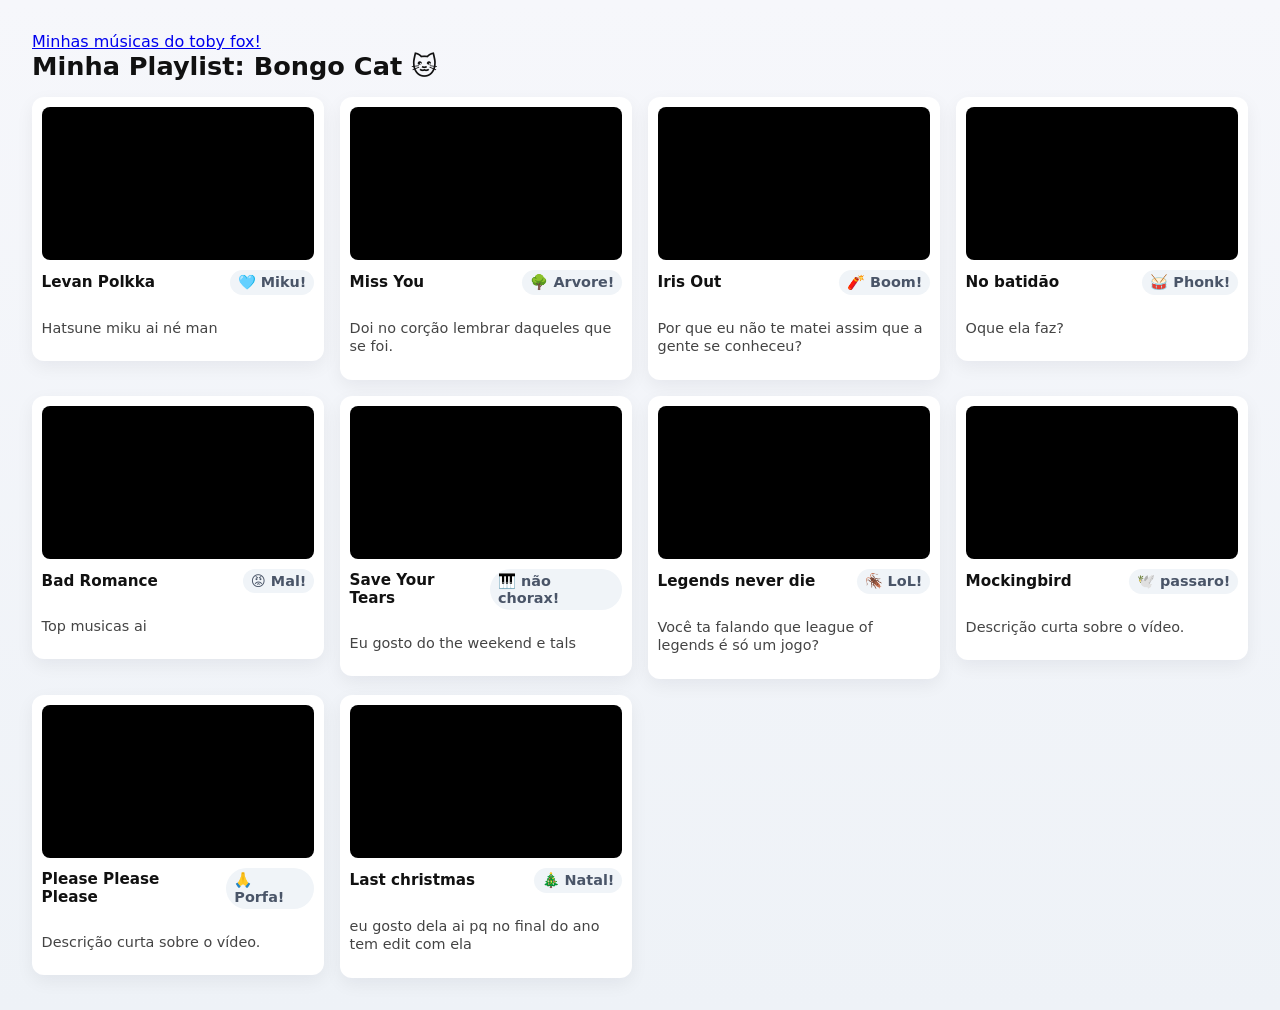
<file: index.html>
<!doctype html>
<html lang="pt-BR">
<head>
  <meta charset="utf-8" />
  <meta name="viewport" content="width=device-width,initial-scale=1" />
  <title>Galeria Bongo Cat</title>
  <link rel="stylesheet" href="style.css">
  <a href="MySite.html">Minhas músicas do toby fox!</a>
</head>
<body>
  <h1>Minha Playlist: Bongo Cat 🐱</h1>
  
  <section class="grid">
    
    <!-- EXEMPLO 1 -->
    <article class="card">
      <div class="video-wrap">
        <iframe width="560" height="315" src="https://www.youtube.com/embed/IQozC3SALYg?si=tVFWlQMuXDBlIovf" title="YouTube video player" frameborder="0" allow="accelerometer; autoplay; clipboard-write; encrypted-media; gyroscope; picture-in-picture; web-share" referrerpolicy="strict-origin-when-cross-origin" allowfullscreen></iframe>
      </div>
      <div class="meta">
        <div class="title">Levan Polkka</div>
        <div class="badge">🩵 Miku!</div>
      </div>
      <p class="desc">Hatsune miku ai né man</p>
    </article>

    <!-- EXEMPLO 2 -->
    <article class="card">
      <div class="video-wrap">
        <iframe width="560" height="315" src="https://www.youtube.com/embed/MoWDhKUkMa0?si=lmGt5K9e6eYDErui" title="YouTube video player" frameborder="0" allow="accelerometer; autoplay; clipboard-write; encrypted-media; gyroscope; picture-in-picture; web-share" referrerpolicy="strict-origin-when-cross-origin" allowfullscreen></iframe>
      </div>
      <div class="meta">
        <div class="title">Miss You</div>
        <div class="badge">🌳 Arvore!</div>
      </div>
      <p class="desc">Doi no corção lembrar daqueles que se foi.</p>
    </article>

    <!-- EXEMPLO 3 -->
    <article class="card">
      <div class="video-wrap">
        <iframe width="560" height="315" src="https://www.youtube.com/embed/6ey6wg0DUMA?si=9YcgtSrt0H-cfNFc" title="YouTube video player" frameborder="0" allow="accelerometer; autoplay; clipboard-write; encrypted-media; gyroscope; picture-in-picture; web-share" referrerpolicy="strict-origin-when-cross-origin" allowfullscreen></iframe>
      </div>
      <div class="meta">
        <div class="title">Iris Out</div>
        <div class="badge">🧨 Boom!</div>
      </div>
      <p class="desc">Por que eu não te matei assim que a gente se conheceu?</p>
    </article>

 <!-- EXEMPLO 4 -->
    <article class="card">
      <div class="video-wrap">
        <iframe width="560" height="315" src="https://www.youtube.com/embed/c64RlVAdaos?si=MY2Hx85URVfsh5mj" title="YouTube video player" frameborder="0" allow="accelerometer; autoplay; clipboard-write; encrypted-media; gyroscope; picture-in-picture; web-share" referrerpolicy="strict-origin-when-cross-origin" allowfullscreen></iframe>
      </div>
      <div class="meta">
        <div class="title">No batidão</div>
        <div class="badge">🥁 Phonk!</div>
      </div>
      <p class="desc">Oque ela faz?</p>
    </article>

     <!-- EXEMPLO 5 -->
    <article class="card">
      <div class="video-wrap">
       <iframe width="560" height="315" src="https://www.youtube.com/embed/L9achtCtHnQ?si=MKI-uptbereRtL4h" title="YouTube video player" frameborder="0" allow="accelerometer; autoplay; clipboard-write; encrypted-media; gyroscope; picture-in-picture; web-share" referrerpolicy="strict-origin-when-cross-origin" allowfullscreen></iframe>
      </div>
      <div class="meta">
        <div class="title">Bad Romance</div>
        <div class="badge">😡 Mal!</div>
      </div>
      <p class="desc">Top musicas ai</p>
    </article>

     <!-- EXEMPLO 6 -->
    <article class="card">
      <div class="video-wrap">
        <iframe width="560" height="315" src="https://www.youtube.com/embed/Tq1Q3kfPaY8?si=Z_gzzc16ocOAhkbl" title="YouTube video player" frameborder="0" allow="accelerometer; autoplay; clipboard-write; encrypted-media; gyroscope; picture-in-picture; web-share" referrerpolicy="strict-origin-when-cross-origin" allowfullscreen></iframe>
      </div>
      <div class="meta">
        <div class="title">Save Your Tears</div>
        <div class="badge">🎹 não chorax!</div>
      </div>
      <p class="desc">Eu gosto do the weekend e tals</p>
    </article>

     <!-- EXEMPLO 7 -->
    <article class="card">
      <div class="video-wrap">
<iframe width="560" height="315" src="https://www.youtube.com/embed/CWq7BLWY_e0?si=4z5C298CX_sSZO2f" title="YouTube video player" frameborder="0" allow="accelerometer; autoplay; clipboard-write; encrypted-media; gyroscope; picture-in-picture; web-share" referrerpolicy="strict-origin-when-cross-origin" allowfullscreen></iframe>
      </div>
      <div class="meta">
        <div class="title">Legends never die</div>
        <div class="badge">🪳 LoL!</div>
      </div>
      <p class="desc">Você ta falando que league of legends é só um jogo?</p>
    </article>

     <!-- EXEMPLO 8 -->
    <article class="card">
      <div class="video-wrap">
<iframe width="560" height="315" src="https://www.youtube.com/embed/xH4zXiD2v08?si=utFCo_8_zLWmjsoc" title="YouTube video player" frameborder="0" allow="accelerometer; autoplay; clipboard-write; encrypted-media; gyroscope; picture-in-picture; web-share" referrerpolicy="strict-origin-when-cross-origin" allowfullscreen></iframe>
      </div>
      <div class="meta">
        <div class="title">Mockingbird</div>
        <div class="badge">🕊️ passaro!</div>
      </div>
      <p class="desc">Descrição curta sobre o vídeo.</p>
    </article>

     <!-- EXEMPLO 9 -->
    <article class="card">
      <div class="video-wrap">
    <iframe width="560" height="315" src="https://www.youtube.com/embed/lBTLR3Au6b4?si=8FEnvzBfGgMIec5R" title="YouTube video player" frameborder="0" allow="accelerometer; autoplay; clipboard-write; encrypted-media; gyroscope; picture-in-picture; web-share" referrerpolicy="strict-origin-when-cross-origin" allowfullscreen></iframe>
      </div>
      <div class="meta">
        <div class="title">Please Please Please</div>
        <div class="badge">🙏 Porfa!</div>
      </div>
      <p class="desc">Descrição curta sobre o vídeo.</p>
    </article>

     <!-- EXEMPLO 10 -->
    <article class="card">
      <div class="video-wrap">
    <iframe width="560" height="315" src="https://www.youtube.com/embed/3AlQeNPmsM0?si=c_vcMIVm73AwZxLt" title="YouTube video player" frameborder="0" allow="accelerometer; autoplay; clipboard-write; encrypted-media; gyroscope; picture-in-picture; web-share" referrerpolicy="strict-origin-when-cross-origin" allowfullscreen></iframe>
      </div>
      <div class="meta">
        <div class="title">Last christmas</div>
        <div class="badge">🎄 Natal!</div>
      </div>
      <p class="desc">eu gosto dela ai pq no final do ano tem edit com ela</p>
    </article>

  </section>
</body>
</html>
</file>
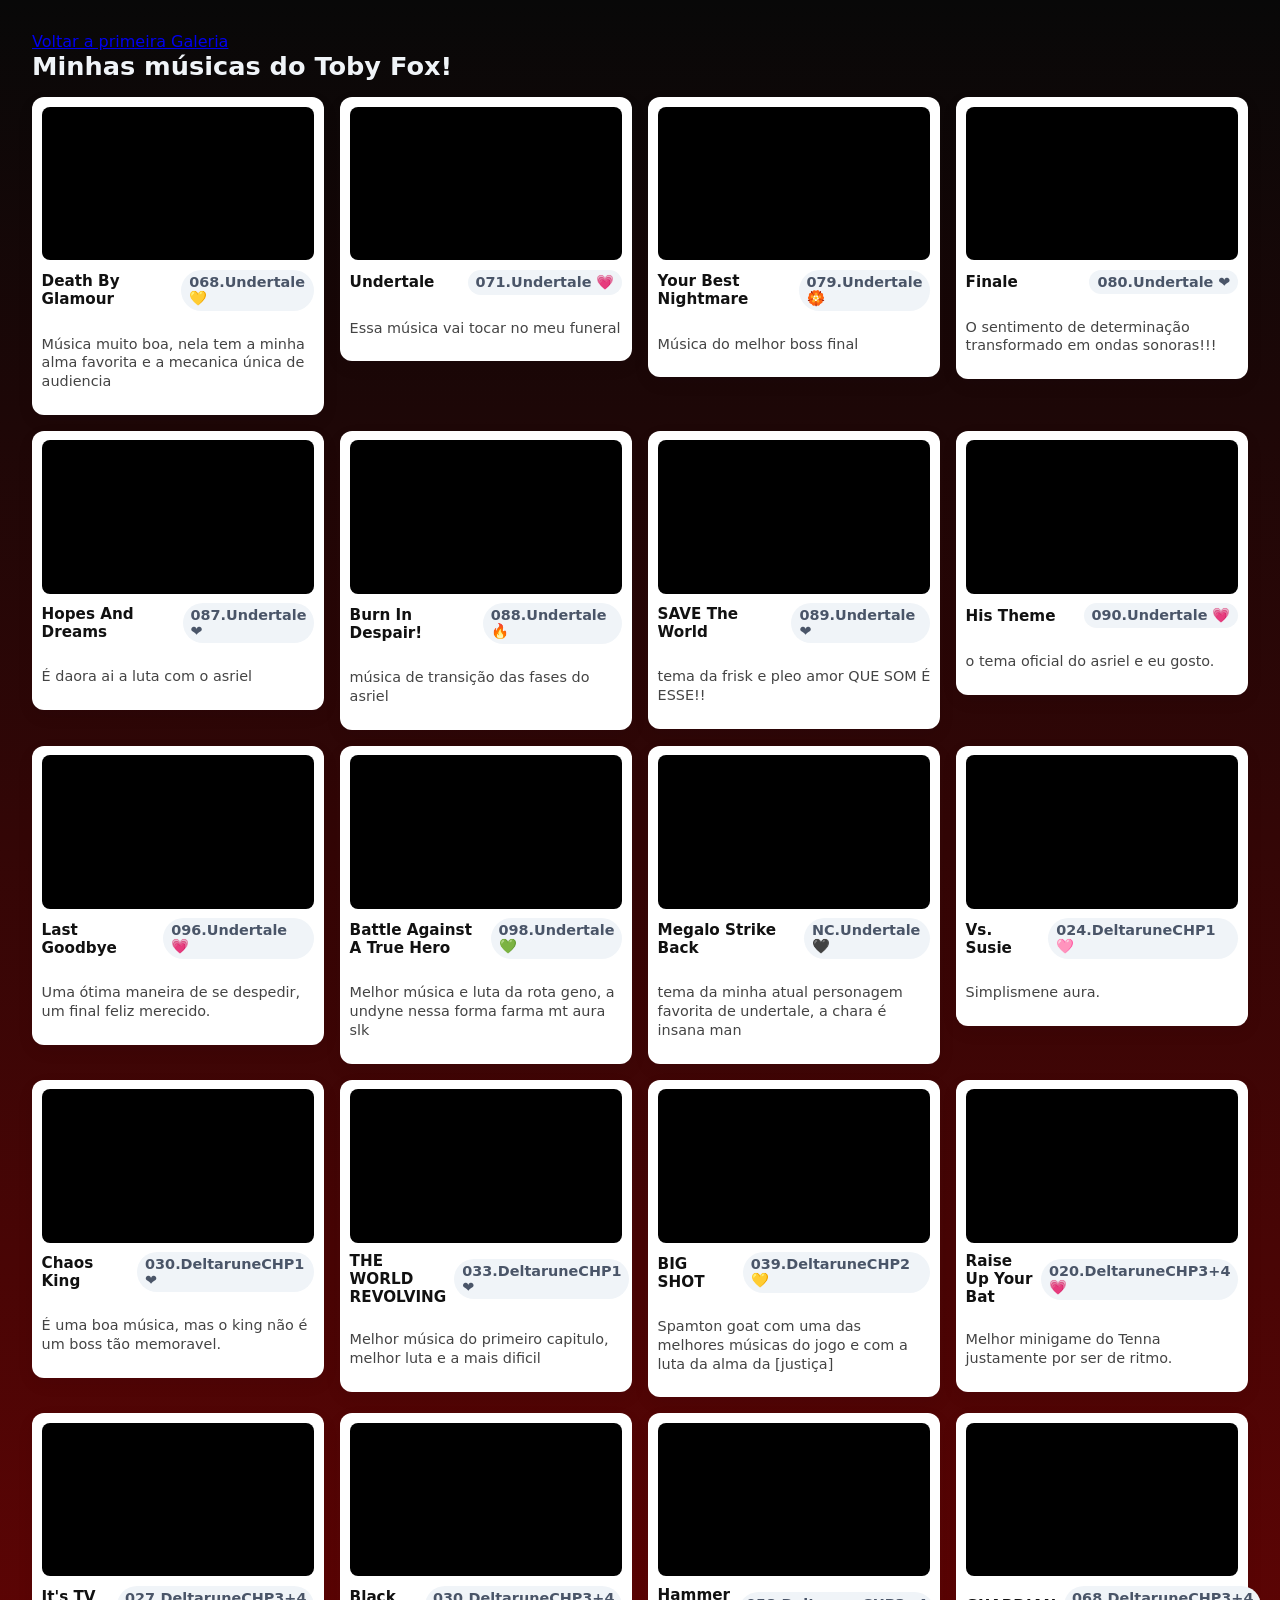
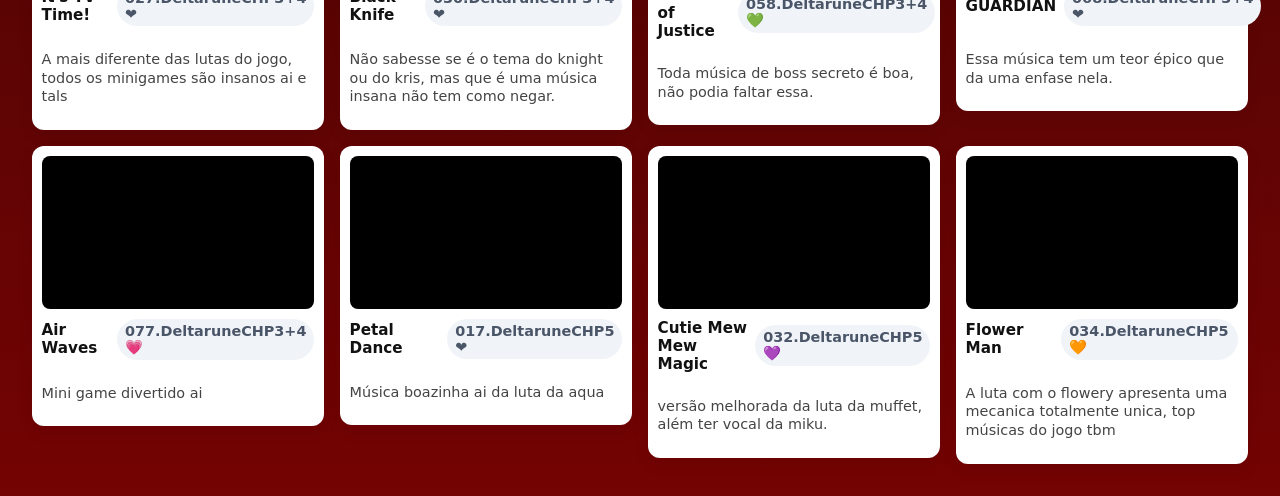
<file: MySite.html>
<html lang="pt-BR">
<head>
  <meta charset="utf-8" />
  <meta name="viewport" content="width=device-width,initial-scale=1" />
  <title>Top Soundtracks</title>
  <link rel="stylesheet" href="styleL.css">
  <a href="index.html">Voltar a primeira Galeria</a>
</head>
<body>
  <h1>Minhas músicas do Toby Fox!</h1>
  
  <section class="grid">
    
    <!-- BASE -->
    <article class="card">
      <div class="video-wrap">
        <iframe width="560" height="315" src="https://www.youtube.com/embed/qeDIZCc6Cyo?si=S1d_3m9h_XfEOSYi" title="YouTube video player" frameborder="0" allow="accelerometer; autoplay; clipboard-write; encrypted-media; gyroscope; picture-in-picture; web-share" referrerpolicy="strict-origin-when-cross-origin" allowfullscreen></iframe>
      </div>
      <div class="meta">
        <div class="title">Death By Glamour</div>
        <div class="badge">068.Undertale 💛</div>
      </div>
      <p class="desc">Música muito boa, nela tem a minha alma favorita e a mecanica única de audiencia</p>
    </article>

    <article class="card">
      <div class="video-wrap">
      <iframe width="560" height="315" src="https://www.youtube.com/embed/xV4pZgTe94E?si=QSBUgoidZY5ONaYG" title="YouTube video player" frameborder="0" allow="accelerometer; autoplay; clipboard-write; encrypted-media; gyroscope; picture-in-picture; web-share" referrerpolicy="strict-origin-when-cross-origin" allowfullscreen></iframe>
      </div>
      <div class="meta">
        <div class="title">Undertale</div>
        <div class="badge">071.Undertale 💗</div>
      </div>
      <p class="desc">Essa música vai tocar no meu funeral</p>
    </article>

    <article class="card">
      <div class="video-wrap">
      <iframe width="560" height="315" src="https://www.youtube.com/embed/DxxLzJDARbo?si=x6PHX6GEnD8aip4y" title="YouTube video player" frameborder="0" allow="accelerometer; autoplay; clipboard-write; encrypted-media; gyroscope; picture-in-picture; web-share" referrerpolicy="strict-origin-when-cross-origin" allowfullscreen></iframe>
      </div>
      <div class="meta">
        <div class="title">Your Best Nightmare</div>
        <div class="badge">079.Undertale 🏵️</div>
      </div>
      <p class="desc">Música do melhor boss final</p>
    </article>

    <article class="card">
      <div class="video-wrap">
      <iframe width="560" height="315" src="https://www.youtube.com/embed/CANW8s9Lt4g?si=6uD16RcDztugTp0E" title="YouTube video player" frameborder="0" allow="accelerometer; autoplay; clipboard-write; encrypted-media; gyroscope; picture-in-picture; web-share" referrerpolicy="strict-origin-when-cross-origin" allowfullscreen></iframe>
      </div>
      <div class="meta">
        <div class="title">Finale</div>
        <div class="badge">080.Undertale ❤️</div>
      </div>
      <p class="desc">O sentimento de determinação transformado em ondas sonoras!!!</p>
    </article>

    <article class="card">
      <div class="video-wrap">
      <iframe width="560" height="315" src="https://www.youtube.com/embed/wbO3p7_Mf30?si=Hk6BQSPoTO0AhDwQ" title="YouTube video player" frameborder="0" allow="accelerometer; autoplay; clipboard-write; encrypted-media; gyroscope; picture-in-picture; web-share" referrerpolicy="strict-origin-when-cross-origin" allowfullscreen></iframe>
      </div>
      <div class="meta">
        <div class="title">Hopes And Dreams</div>
        <div class="badge">087.Undertale ❤️</div>
      </div>
      <p class="desc">É daora ai a luta com o asriel</p>
    </article>
        
    <article class="card">
      <div class="video-wrap">
      <iframe width="560" height="315" src="https://www.youtube.com/embed/HAnJX4uudqY?si=v6QyrIEUoaE2GsTl" title="YouTube video player" frameborder="0" allow="accelerometer; autoplay; clipboard-write; encrypted-media; gyroscope; picture-in-picture; web-share" referrerpolicy="strict-origin-when-cross-origin" allowfullscreen></iframe>
      </div>
      <div class="meta">
        <div class="title">Burn In Despair!</div>
        <div class="badge">088.Undertale 🔥</div>
      </div>
      <p class="desc">música de transição das fases do asriel</p>
    </article>   
        
    <article class="card">
      <div class="video-wrap">
    <iframe width="560" height="315" src="https://www.youtube.com/embed/LAn-JYzKm5M?si=9J6DyfRryrHE-g4W" title="YouTube video player" frameborder="0" allow="accelerometer; autoplay; clipboard-write; encrypted-media; gyroscope; picture-in-picture; web-share" referrerpolicy="strict-origin-when-cross-origin" allowfullscreen></iframe>
      </div>
      <div class="meta">
        <div class="title">SAVE The World</div>
        <div class="badge">089.Undertale ❤️</div>
      </div>
      <p class="desc">tema da frisk e pleo amor QUE SOM É ESSE!!</p>
    </article>   
        
    <article class="card">
      <div class="video-wrap">
      <iframe width="560" height="315" src="https://www.youtube.com/embed/pMXxxFeZAPg?si=M_gGAqpKIvz4hgRR" title="YouTube video player" frameborder="0" allow="accelerometer; autoplay; clipboard-write; encrypted-media; gyroscope; picture-in-picture; web-share" referrerpolicy="strict-origin-when-cross-origin" allowfullscreen></iframe>
      </div>
      <div class="meta">
        <div class="title">His Theme</div>
        <div class="badge">090.Undertale 💗</div>
      </div>
      <p class="desc">o tema oficial do asriel e eu gosto. </p>
    </article>   
        
    <article class="card">
      <div class="video-wrap">
      <iframe width="560" height="315" src="https://www.youtube.com/embed/oiaO05_ImsA?si=458jRswGxKUUF2Rb" title="YouTube video player" frameborder="0" allow="accelerometer; autoplay; clipboard-write; encrypted-media; gyroscope; picture-in-picture; web-share" referrerpolicy="strict-origin-when-cross-origin" allowfullscreen></iframe>
      </div>
      <div class="meta">
        <div class="title">Last Goodbye</div>
        <div class="badge">096.Undertale 💗</div>
      </div>
      <p class="desc">Uma ótima maneira de se despedir, um final feliz merecido.</p>
    </article>   
        
    <article class="card">
      <div class="video-wrap">
      <iframe width="560" height="315" src="https://www.youtube.com/embed/xV4pZgTe94E?si=QSBUgoidZY5ONaYG" title="YouTube video player" frameborder="0" allow="accelerometer; autoplay; clipboard-write; encrypted-media; gyroscope; picture-in-picture; web-share" referrerpolicy="strict-origin-when-cross-origin" allowfullscreen></iframe>
      </div>
      <div class="meta">
        <div class="title">Battle Against A True Hero</div>
        <div class="badge">098.Undertale 💚</div>
      </div>
      <p class="desc">Melhor música e luta da rota geno, a undyne nessa forma farma mt aura slk </p>
    </article>   
        
    <article class="card">
      <div class="video-wrap">
      <iframe width="560" height="315" src="https://www.youtube.com/embed/ZpJudi7_iiw?si=4hetO31fLmwttG75" title="YouTube video player" frameborder="0" allow="accelerometer; autoplay; clipboard-write; encrypted-media; gyroscope; picture-in-picture; web-share" referrerpolicy="strict-origin-when-cross-origin" allowfullscreen></iframe>
      </div>
      <div class="meta">
        <div class="title">Megalo Strike Back</div>
        <div class="badge">NC.Undertale 🖤</div>
      </div>
      <p class="desc">tema da minha atual personagem favorita de undertale, a chara é insana man</p>
    </article>   
        
    <article class="card">
      <div class="video-wrap">
      <iframe width="560" height="315" src="https://www.youtube.com/embed/uWJJ8nywk-M?si=x2CuM0A2a9CR8Qw4" title="YouTube video player" frameborder="0" allow="accelerometer; autoplay; clipboard-write; encrypted-media; gyroscope; picture-in-picture; web-share" referrerpolicy="strict-origin-when-cross-origin" allowfullscreen></iframe>
      </div>
      <div class="meta">
        <div class="title">Vs. Susie</div>
        <div class="badge">024.DeltaruneCHP1 🩷</div>
      </div>
      <p class="desc">Simplismene aura. </p>
    </article>   
        
    <article class="card">
      <div class="video-wrap">
      <iframe width="560" height="315" src="https://www.youtube.com/embed/u5wyfl-OfFQ?si=Fo8MlWQXtsVQ97G0" title="YouTube video player" frameborder="0" allow="accelerometer; autoplay; clipboard-write; encrypted-media; gyroscope; picture-in-picture; web-share" referrerpolicy="strict-origin-when-cross-origin" allowfullscreen></iframe>
      </div>
      <div class="meta">
        <div class="title">Chaos King</div>
        <div class="badge">030.DeltaruneCHP1 ❤️</div>
      </div>
      <p class="desc">É uma boa música, mas o king não é um boss tão memoravel.</p>
    </article>   
        
    <article class="card">
      <div class="video-wrap">
      <iframe width="560" height="315" src="https://www.youtube.com/embed/cfxTZ0aw6iY?si=RUamugol4Pbql0Ss" title="YouTube video player" frameborder="0" allow="accelerometer; autoplay; clipboard-write; encrypted-media; gyroscope; picture-in-picture; web-share" referrerpolicy="strict-origin-when-cross-origin" allowfullscreen></iframe>
      </div>
      <div class="meta">
        <div class="title">THE WORLD REVOLVING</div>
        <div class="badge">033.DeltaruneCHP1 ❤️</div>
      </div>
      <p class="desc">Melhor música do primeiro capitulo, melhor luta e a mais dificil</p>
    </article>   
        
    <article class="card">
      <div class="video-wrap">
      <iframe width="560" height="315" src="https://www.youtube.com/embed/V31PVkwzpEY?si=nlgIi80Ay60uWdWl" title="YouTube video player" frameborder="0" allow="accelerometer; autoplay; clipboard-write; encrypted-media; gyroscope; picture-in-picture; web-share" referrerpolicy="strict-origin-when-cross-origin" allowfullscreen></iframe>
      </div>
      <div class="meta">
        <div class="title">BIG SHOT</div>
        <div class="badge">039.DeltaruneCHP2 💛</div>
      </div>
      <p class="desc">Spamton goat com uma das melhores músicas do jogo e com a luta da alma da [justiça]</p>
    </article>   
        
    <article class="card">
      <div class="video-wrap">
      <iframe width="560" height="315" src="https://www.youtube.com/embed/85WD93lz5GU?si=-O_tvqe-fB3jq9Tg" title="YouTube video player" frameborder="0" allow="accelerometer; autoplay; clipboard-write; encrypted-media; gyroscope; picture-in-picture; web-share" referrerpolicy="strict-origin-when-cross-origin" allowfullscreen></iframe>
      </div>
      <div class="meta">
        <div class="title">Raise Up Your Bat</div>
        <div class="badge">020.DeltaruneCHP3+4 💗</div>
      </div>
      <p class="desc">Melhor minigame do Tenna justamente por ser de ritmo.</p>
    </article>   
        
    <article class="card">
      <div class="video-wrap">
      <iframe width="560" height="315" src="https://www.youtube.com/embed/F2PJbTuZlTU?si=0vVOQ6bTsNIWUJI9" title="YouTube video player" frameborder="0" allow="accelerometer; autoplay; clipboard-write; encrypted-media; gyroscope; picture-in-picture; web-share" referrerpolicy="strict-origin-when-cross-origin" allowfullscreen></iframe>
      </div>
      <div class="meta">
        <div class="title">It's TV Time!</div>
        <div class="badge">027.DeltaruneCHP3+4 ❤️</div>
      </div>
      <p class="desc">A mais diferente das lutas do jogo, todos os minigames são insanos ai e tals</p>
    </article>   
        
    <article class="card">
      <div class="video-wrap">
      <iframe width="560" height="315" src="https://www.youtube.com/embed/B8Us0DZgexw?si=L9Sck_0350Vk3V49" title="YouTube video player" frameborder="0" allow="accelerometer; autoplay; clipboard-write; encrypted-media; gyroscope; picture-in-picture; web-share" referrerpolicy="strict-origin-when-cross-origin" allowfullscreen></iframe>
      </div>
      <div class="meta">
        <div class="title">Black Knife</div>
        <div class="badge">030.DeltaruneCHP3+4 ❤️</div>
      </div>
      <p class="desc">Não sabesse se é o tema do knight ou do kris, mas que é uma música insana não tem como negar.</p>
    </article>   
        
    <article class="card">
      <div class="video-wrap">
      <iframe width="560" height="315" src="https://www.youtube.com/embed/tBdLO8u-0L8?si=Rxhg06M6rL1RhTvV" title="YouTube video player" frameborder="0" allow="accelerometer; autoplay; clipboard-write; encrypted-media; gyroscope; picture-in-picture; web-share" referrerpolicy="strict-origin-when-cross-origin" allowfullscreen></iframe>
      </div>
      <div class="meta">
        <div class="title">Hammer of Justice</div>
        <div class="badge">058.DeltaruneCHP3+4 💚</div>
      </div>
      <p class="desc">Toda música de boss secreto é boa, não podia faltar essa.</p>
    </article>   

    <article class="card">
      <div class="video-wrap">
      <iframe width="560" height="315" src="https://www.youtube.com/embed/nP9mB1sVJz4?si=t95T9HQp9a4eddZr" title="YouTube video player" frameborder="0" allow="accelerometer; autoplay; clipboard-write; encrypted-media; gyroscope; picture-in-picture; web-share" referrerpolicy="strict-origin-when-cross-origin" allowfullscreen></iframe>
      </div>
      <div class="meta">
        <div class="title">GUARDIAN</div>
        <div class="badge">068.DeltaruneCHP3+4 ❤️</div>
      </div>
      <p class="desc">Essa música tem um teor épico que da uma enfase nela.</p>
    </article>   
            
    <article class="card">
      <div class="video-wrap">
      <iframe width="560" height="315" src="https://www.youtube.com/embed/jsXXKQ_nl30?si=_TLsZfd-Ah2dMOlx" title="YouTube video player" frameborder="0" allow="accelerometer; autoplay; clipboard-write; encrypted-media; gyroscope; picture-in-picture; web-share" referrerpolicy="strict-origin-when-cross-origin" allowfullscreen></iframe>
      </div>
      <div class="meta">
        <div class="title">Air Waves</div>
        <div class="badge">077.DeltaruneCHP3+4 💗</div>
      </div>
      <p class="desc">Mini game divertido ai </p>
    </article>   
            
    <article class="card">
      <div class="video-wrap">
      <iframe width="560" height="315" src="https://www.youtube.com/embed/RsAu3BDaAp8?si=nV9dbiMEOc0zBrPd" title="YouTube video player" frameborder="0" allow="accelerometer; autoplay; clipboard-write; encrypted-media; gyroscope; picture-in-picture; web-share" referrerpolicy="strict-origin-when-cross-origin" allowfullscreen></iframe>
      </div>
      <div class="meta">
        <div class="title">Petal Dance</div>
        <div class="badge">017.DeltaruneCHP5 ❤️</div>
      </div>
      <p class="desc">Música boazinha ai da luta da aqua</p>
    </article>   
            
    <article class="card">
      <div class="video-wrap">
        <iframe width="560" height="315" src="https://www.youtube.com/embed/tlFnfEWZCtQ?si=hP2C4Tm5XlfWzCEX" title="YouTube video player" frameborder="0" allow="accelerometer; autoplay; clipboard-write; encrypted-media; gyroscope; picture-in-picture; web-share" referrerpolicy="strict-origin-when-cross-origin" allowfullscreen></iframe>
      </div>
      <div class="meta">
        <div class="title">Cutie Mew Mew Magic</div>
        <div class="badge">032.DeltaruneCHP5 💜</div>
      </div>
      <p class="desc">versão melhorada da luta da muffet, além ter vocal da miku.</p>
    </article>   
            
    <article class="card">
      <div class="video-wrap">
      <iframe width="560" height="315" src="https://www.youtube.com/embed/GWf9_qSrnOM?si=a9IzxCE_jCUXfw10" title="YouTube video player" frameborder="0" allow="accelerometer; autoplay; clipboard-write; encrypted-media; gyroscope; picture-in-picture; web-share" referrerpolicy="strict-origin-when-cross-origin" allowfullscreen></iframe>
      </div>
      <div class="meta">
        <div class="title">Flower Man</div>
        <div class="badge">034.DeltaruneCHP5 🧡</div>
      </div>
      <p class="desc">A luta com o flowery apresenta uma mecanica totalmente unica, top músicas do jogo tbm</p>
    </article>   
  </section>
</body>
</html>
</file>
<file: style.css>
:root{
  --gap: 1rem;
  --card-bg: #ffffff;
  --radius: 12px;
}
body{
  font-family: system-ui, -apple-system, sans-serif;
  background: linear-gradient(180deg,#f6f7fb,#eef2f7);
  margin: 0;
  padding: 2rem;
  color: #111;
}

h1{ margin: 0 0 1rem 0; font-size: 1.6rem; }

.grid{
  display: grid;
  grid-template-columns: repeat(auto-fit, minmax(260px, 1fr));
  gap: var(--gap);
  align-items: start;
}

.card{
  background: var(--card-bg);
  border-radius: var(--radius);
  padding: 0.6rem;
  box-shadow: 0 6px 18px rgba(15,20,30,0.06);
  transition: transform .18s ease;
  display: flex;
  flex-direction: column;
  gap: .6rem;
}
.card:hover{
  transform: translateY(-6px);
  box-shadow: 0 12px 30px rgba(15,20,30,0.12);
}

.video-wrap{
  position: relative;
  width: 100%;
  padding-top: 56.25%; /* Mantém proporção 16:9 */
  border-radius: calc(var(--radius) - 4px);
  overflow: hidden;
  background: #000;
}
/* O CSS abaixo garante que o iframe colado ocupe todo o espaço */
.video-wrap iframe{
  position: absolute;
  inset: 0;
  width: 100%;
  height: 100%;
  border: 0;
}

.meta{
  display:flex;
  justify-content: space-between;
  align-items: center;
  gap: .5rem;
  font-size: .95rem;
}
.title{ font-weight: 600; }

.desc{
  font-size: .9rem;
  color: #444;
  line-height: 1.3;
}

.badge{
  background: #f0f4f8;
  padding: .25rem .5rem;
  border-radius: 999px;
  font-size: 0.9rem;
  font-weight: 600;
  color: #4a5568;
}
</file>
<file: styleL.css>
:root{
  --gap: 1rem;
  --card-bg: #ffffff;
  --radius: 12px;
}
body{
  font-family: system-ui, -apple-system, sans-serif;
  background: linear-gradient(180deg,#080808,#740303);
  margin: 0;
  padding: 2rem;
  color: #111;
}

h1{
  color: #f0f4f8;
  margin: 0 0 1rem 0; font-size: 1.6rem; 
}

.grid{
  display: grid;
  grid-template-columns: repeat(auto-fit, minmax(260px, 1fr));
  gap: var(--gap);
  align-items: start;
}

.card{
  background: var(--card-bg);
  border-radius: var(--radius);
  padding: 0.6rem;
  box-shadow: 0 6px 18px rgba(15,20,30,0.06);
  transition: transform .18s ease;
  display: flex;
  flex-direction: column;
  gap: .6rem;
}
.card:hover{
  transform: translateY(-6px);
  box-shadow: 0 12px 30px rgba(15,20,30,0.12);
}

.video-wrap{
  position: relative;
  width: 100%;
  padding-top: 56.25%; /* Mantém proporção 16:9 */
  border-radius: calc(var(--radius) - 4px);
  overflow: hidden;
  background: #000;
}
/* O CSS abaixo garante que o iframe colado ocupe todo o espaço */
.video-wrap iframe{
  position: absolute;
  inset: 0;
  width: 100%;
  height: 100%;
  border: 0;
}

.meta{
  display:flex;
  justify-content: space-between;
  align-items: center;
  gap: .5rem;
  font-size: .95rem;
}
.title{ font-weight: 600; }

.desc{
  font-size: .9rem;
  color: #444;
  line-height: 1.3;
}

.badge{
  background: #f0f4f8;
  padding: .25rem .5rem;
  border-radius: 999px;
  font-size: 0.9rem;
  font-weight: 600;
  color: #4a5568;
}
</file>
